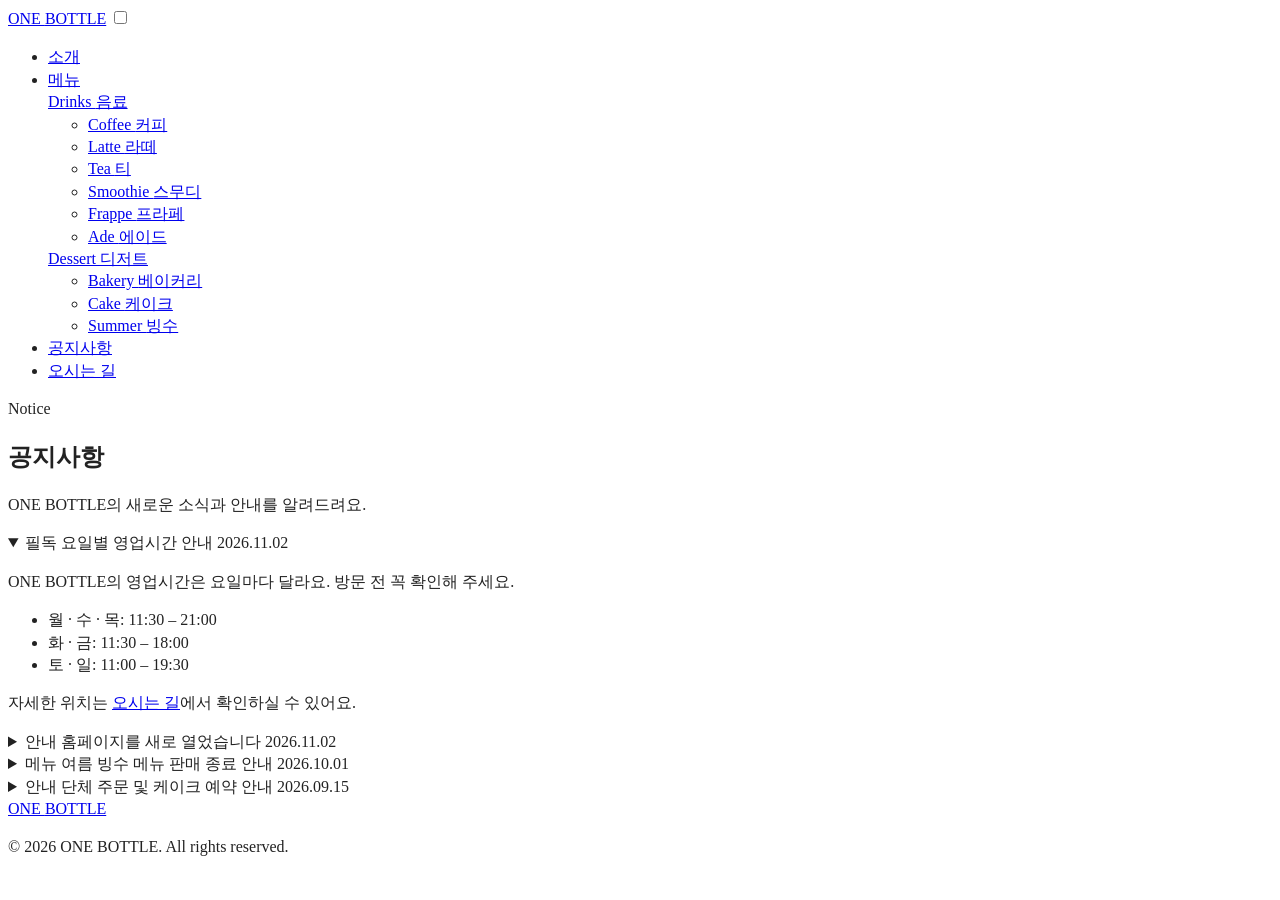
<file: notice.html>
<!DOCTYPE html>
<html lang="ko">
<head>
  <meta charset="UTF-8">
  <meta name="viewport" content="width=device-width, initial-scale=1.0">
  <title>공지사항 | ONE BOTTLE</title>
  <link rel="preconnect" href="https://fonts.googleapis.com">
  <link rel="preconnect" href="https://fonts.gstatic.com" crossorigin>
  <link href="https://fonts.googleapis.com/css2?family=Noto+Sans+KR:wght@300;400;500;700&family=Playfair+Display:wght@500;700&display=swap" rel="stylesheet">
  <link rel="stylesheet" href="css/style.css">
</head>
<body>

  <!-- 헤더 -->
  <header class="header">
    <div class="container header__inner">
      <a href="index.html" class="logo">ONE <span>BOTTLE</span></a>

      <input type="checkbox" id="nav-toggle" class="nav-toggle">
      <label for="nav-toggle" class="nav-toggle__label" aria-label="메뉴 열기"><span></span></label>

      <nav class="nav">
        <ul class="nav__list">
          <li class="nav__item"><a href="about.html">소개</a></li>
          <li class="nav__item nav__item--has-sub">
            <a href="menu.html">메뉴</a>
            <div class="dropdown">
              <div class="dropdown__group">
                <a href="menu.html#drinks" class="dropdown__title">Drinks <span>음료</span></a>
                <ul>
                  <li><a href="menu.html#coffee">Coffee <span>커피</span></a></li>
                  <li><a href="menu.html#latte">Latte <span>라떼</span></a></li>
                  <li><a href="menu.html#tea">Tea <span>티</span></a></li>
                  <li><a href="menu.html#smoothie">Smoothie <span>스무디</span></a></li>
                  <li><a href="menu.html#frappe">Frappe <span>프라페</span></a></li>
                  <li><a href="menu.html#ade">Ade <span>에이드</span></a></li>
                </ul>
              </div>
              <div class="dropdown__group">
                <a href="menu.html#dessert" class="dropdown__title">Dessert <span>디저트</span></a>
                <ul>
                  <li><a href="menu.html#bakery">Bakery <span>베이커리</span></a></li>
                  <li><a href="menu.html#cake">Cake <span>케이크</span></a></li>
                  <li><a href="menu.html#summer">Summer <span>빙수</span></a></li>
                </ul>
              </div>
            </div>
          </li>
          <li class="nav__item"><a href="notice.html" class="is-active" aria-current="page">공지사항</a></li>
          <li class="nav__item"><a href="visit.html">오시는 길</a></li>
        </ul>
      </nav>
    </div>
  </header>

  <main>
    <section class="page-hero">
      <div class="container">
        <p class="eyebrow">Notice</p>
        <h1>공지사항</h1>
        <p class="page-hero__desc">ONE BOTTLE의 새로운 소식과 안내를 알려드려요.</p>
      </div>
    </section>

    <section class="section notice-section">
      <div class="container notice">
        <!--
          ▼ 공지 추가 방법: <details class="notice__item"> ... </details> 한 덩어리를 복사해
            맨 위에 붙여넣고 날짜·제목·내용만 바꾸세요.
            상단에 고정할 공지는 class에 notice__item--pinned 를 추가하세요.
        -->

        <details class="notice__item notice__item--pinned" open>
          <summary>
            <span class="notice__tag notice__tag--pin">필독</span>
            <span class="notice__title">요일별 영업시간 안내</span>
            <time class="notice__date" datetime="2026-11-02">2026.11.02</time>
          </summary>
          <div class="notice__body">
            <p>ONE BOTTLE의 영업시간은 요일마다 달라요. 방문 전 꼭 확인해 주세요.</p>
            <ul>
              <li>월 · 수 · 목: 11:30 – 21:00</li>
              <li>화 · 금: 11:30 – 18:00</li>
              <li>토 · 일: 11:00 – 19:30</li>
            </ul>
            <p>자세한 위치는 <a href="visit.html">오시는 길</a>에서 확인하실 수 있어요.</p>
          </div>
        </details>

        <details class="notice__item">
          <summary>
            <span class="notice__tag">안내</span>
            <span class="notice__title">홈페이지를 새로 열었습니다</span>
            <time class="notice__date" datetime="2026-11-02">2026.11.02</time>
          </summary>
          <div class="notice__body">
            <p>ONE BOTTLE 홈페이지가 문을 열었어요. 이제 메뉴와 성분 정보, 영업시간을 홈페이지에서 편하게 확인하실 수 있습니다.</p>
          </div>
        </details>

        <details class="notice__item">
          <summary>
            <span class="notice__tag notice__tag--event">메뉴</span>
            <span class="notice__title">여름 빙수 메뉴 판매 종료 안내</span>
            <time class="notice__date" datetime="2026-10-01">2026.10.01</time>
          </summary>
          <div class="notice__body">
            <p>팥빙수, 인절미빙수, 망고빙수는 시즌 메뉴로 10월부터 판매를 잠시 쉬어요. 내년 여름에 다시 찾아올게요.</p>
          </div>
        </details>

        <details class="notice__item">
          <summary>
            <span class="notice__tag">안내</span>
            <span class="notice__title">단체 주문 및 케이크 예약 안내</span>
            <time class="notice__date" datetime="2026-09-15">2026.09.15</time>
          </summary>
          <div class="notice__body">
            <p>음료 10잔 이상 단체 주문이나 케이크 예약은 하루 전까지 전화로 문의해 주세요.</p>
            <p>전화: <a href="tel:031-471-3271">031-471-3271</a></p>
          </div>
        </details>

      </div>
    </section>
  </main>

  <footer class="footer">
    <div class="container footer__inner">
      <a href="index.html" class="logo logo--light">ONE <span>BOTTLE</span></a>
      <p>&copy; 2026 ONE BOTTLE. All rights reserved.</p>
    </div>
  </footer>

</body>
</html>
</file>
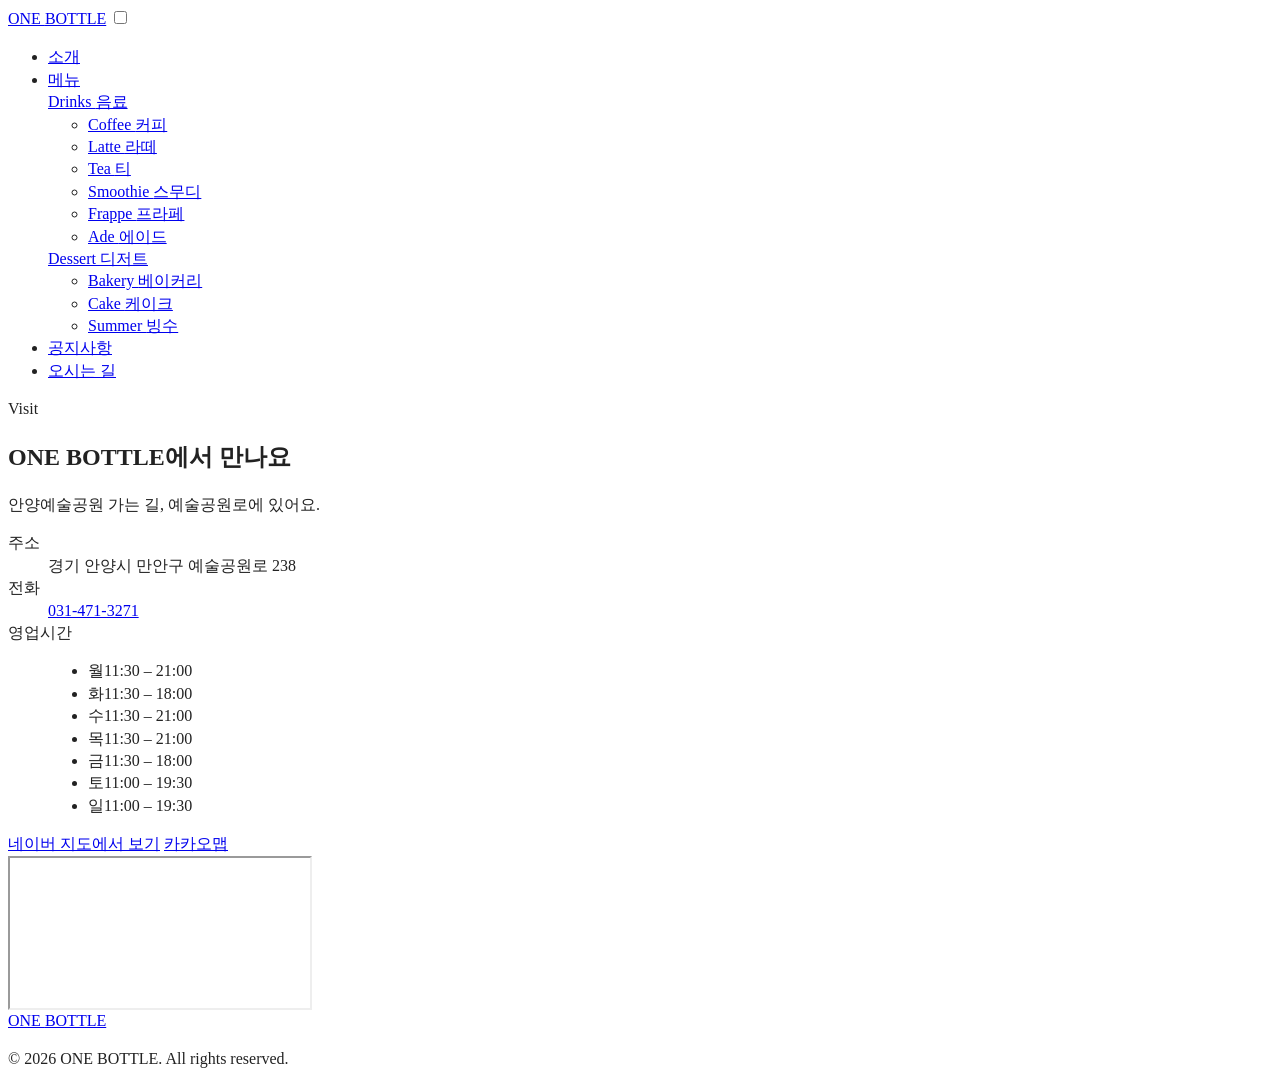
<file: visit.html>
<!DOCTYPE html>
<html lang="ko">
<head>
  <meta charset="UTF-8">
  <meta name="viewport" content="width=device-width, initial-scale=1.0">
  <title>오시는 길 | ONE BOTTLE</title>
  <link rel="preconnect" href="https://fonts.googleapis.com">
  <link rel="preconnect" href="https://fonts.gstatic.com" crossorigin>
  <link href="https://fonts.googleapis.com/css2?family=Noto+Sans+KR:wght@300;400;500;700&family=Playfair+Display:wght@500;700&display=swap" rel="stylesheet">
  <link rel="stylesheet" href="css/style.css">
</head>
<body>

  <!-- 헤더 -->
  <header class="header">
    <div class="container header__inner">
      <a href="index.html" class="logo">ONE <span>BOTTLE</span></a>

      <input type="checkbox" id="nav-toggle" class="nav-toggle">
      <label for="nav-toggle" class="nav-toggle__label" aria-label="메뉴 열기"><span></span></label>

      <nav class="nav">
        <ul class="nav__list">
          <li class="nav__item"><a href="about.html">소개</a></li>
          <li class="nav__item nav__item--has-sub">
            <a href="menu.html">메뉴</a>
            <div class="dropdown">
              <div class="dropdown__group">
                <a href="menu.html#drinks" class="dropdown__title">Drinks <span>음료</span></a>
                <ul>
                  <li><a href="menu.html#coffee">Coffee <span>커피</span></a></li>
                  <li><a href="menu.html#latte">Latte <span>라떼</span></a></li>
                  <li><a href="menu.html#tea">Tea <span>티</span></a></li>
                  <li><a href="menu.html#smoothie">Smoothie <span>스무디</span></a></li>
                  <li><a href="menu.html#frappe">Frappe <span>프라페</span></a></li>
                  <li><a href="menu.html#ade">Ade <span>에이드</span></a></li>
                </ul>
              </div>
              <div class="dropdown__group">
                <a href="menu.html#dessert" class="dropdown__title">Dessert <span>디저트</span></a>
                <ul>
                  <li><a href="menu.html#bakery">Bakery <span>베이커리</span></a></li>
                  <li><a href="menu.html#cake">Cake <span>케이크</span></a></li>
                  <li><a href="menu.html#summer">Summer <span>빙수</span></a></li>
                </ul>
              </div>
            </div>
          </li>
          <li class="nav__item"><a href="notice.html">공지사항</a></li>
          <li class="nav__item"><a href="visit.html" class="is-active" aria-current="page">오시는 길</a></li>
        </ul>
      </nav>
    </div>
  </header>

  <main>
    <section class="page-hero">
      <div class="container">
        <p class="eyebrow">Visit</p>
        <h1>ONE BOTTLE에서 만나요</h1>
        <p class="page-hero__desc">안양예술공원 가는 길, 예술공원로에 있어요.</p>
      </div>
    </section>

    <section class="section visit">
      <div class="container visit__inner">
        <div class="visit__info">
          <dl class="info-list">
            <div>
              <dt>주소</dt>
              <dd>경기 안양시 만안구 예술공원로 238</dd>
            </div>
            <div>
              <dt>전화</dt>
              <dd><a href="tel:031-471-3271">031-471-3271</a></dd>
            </div>
            <div>
              <dt>영업시간</dt>
              <dd>
                <ul class="hours">
                  <li data-day="1"><span>월</span><span>11:30 – 21:00</span></li>
                  <li data-day="2"><span>화</span><span>11:30 – 18:00</span></li>
                  <li data-day="3"><span>수</span><span>11:30 – 21:00</span></li>
                  <li data-day="4"><span>목</span><span>11:30 – 21:00</span></li>
                  <li data-day="5"><span>금</span><span>11:30 – 18:00</span></li>
                  <li data-day="6"><span>토</span><span>11:00 – 19:30</span></li>
                  <li data-day="0"><span>일</span><span>11:00 – 19:30</span></li>
                </ul>
              </dd>
            </div>
          </dl>

          <div class="map-links">
            <a href="https://naver.me/Fw7P3RqZ" class="btn btn--primary" target="_blank" rel="noopener">네이버 지도에서 보기</a>
            <a href="https://map.kakao.com/?q=경기 안양시 만안구 예술공원로 238" class="btn btn--ghost" target="_blank" rel="noopener">카카오맵</a>
          </div>
        </div>

        <div class="visit__map">
          <!-- ▼ 지도 영역: 다른 지도 퍼가기 코드를 쓰려면 이 iframe을 통째로 바꾸세요 ▼ -->
          <iframe
            class="map-frame"
            src="https://www.google.com/maps?q=경기+안양시+만안구+예술공원로+238&hl=ko&z=17&output=embed"
            title="ONE BOTTLE 위치 지도"
            loading="lazy"
            referrerpolicy="no-referrer-when-downgrade"
            allowfullscreen></iframe>
          <!-- ▲ 지도 영역 끝 ▲ -->
        </div>
      </div>
    </section>

    <!-- 오늘 요일 영업시간 강조 -->
    <script>
      try {
        var today = document.querySelector('.hours li[data-day="' + new Date().getDay() + '"]');
        if (today) today.classList.add('is-today');
      } catch (e) {}
    </script>
  </main>

  <footer class="footer">
    <div class="container footer__inner">
      <a href="index.html" class="logo logo--light">ONE <span>BOTTLE</span></a>
      <p>&copy; 2026 ONE BOTTLE. All rights reserved.</p>
    </div>
  </footer>

</body>
</html>
</file>
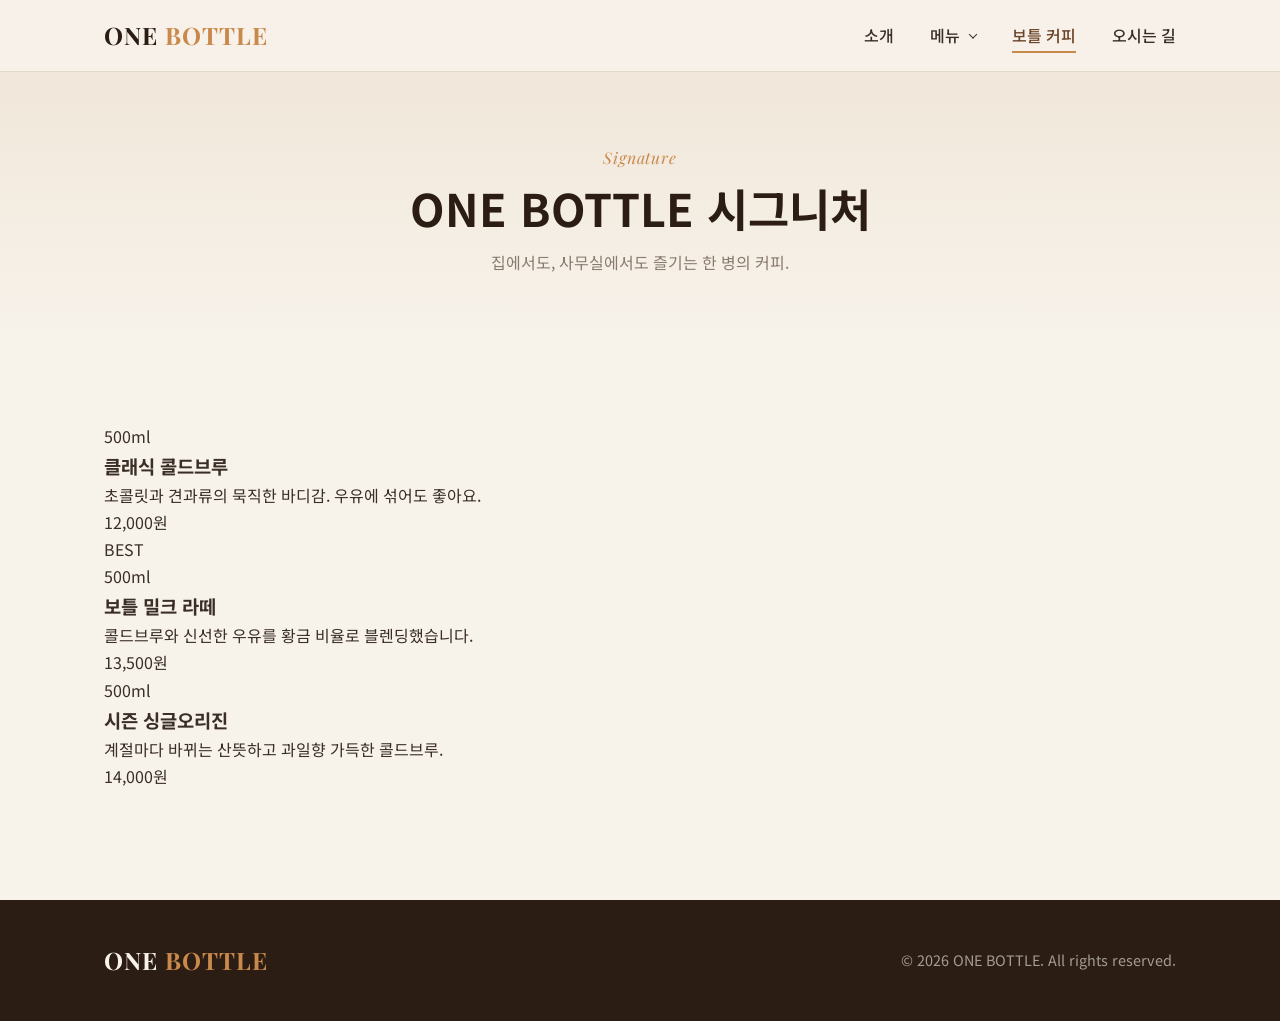
<file: .idea/bottle.html>
<!DOCTYPE html>
<html lang="ko">
<head>
  <meta charset="UTF-8">
  <meta name="viewport" content="width=device-width, initial-scale=1.0">
  <title>보틀 커피 | ONE BOTTLE</title>
  <link rel="preconnect" href="https://fonts.googleapis.com">
  <link rel="preconnect" href="https://fonts.gstatic.com" crossorigin>
  <link href="https://fonts.googleapis.com/css2?family=Noto+Sans+KR:wght@300;400;500;700&family=Playfair+Display:wght@500;700&display=swap" rel="stylesheet">
  <link rel="stylesheet" href="style.css">
</head>
<body>

  <!-- 헤더 -->
  <header class="header">
    <div class="container header__inner">
      <a href="index.html" class="logo">ONE <span>BOTTLE</span></a>

      <input type="checkbox" id="nav-toggle" class="nav-toggle">
      <label for="nav-toggle" class="nav-toggle__label" aria-label="메뉴 열기"><span></span></label>

      <nav class="nav">
        <ul class="nav__list">
          <li class="nav__item"><a href="about.html">소개</a></li>
          <li class="nav__item nav__item--has-sub">
            <a href="menu.html">메뉴</a>
            <div class="dropdown">
              <div class="dropdown__group">
                <a href="menu.html#drinks" class="dropdown__title">Drinks <span>음료</span></a>
                <ul>
                  <li><a href="menu.html#coffee">Coffee <span>커피</span></a></li>
                  <li><a href="menu.html#latte">Latte <span>라떼</span></a></li>
                  <li><a href="menu.html#tea">Tea <span>티</span></a></li>
                  <li><a href="menu.html#smoothie">Smoothie <span>스무디</span></a></li>
                  <li><a href="menu.html#frappe">Frappe <span>프라페</span></a></li>
                  <li><a href="menu.html#ade">Ade <span>에이드</span></a></li>
                </ul>
              </div>
              <div class="dropdown__group">
                <a href="menu.html#dessert" class="dropdown__title">Dessert <span>디저트</span></a>
                <ul>
                  <li><a href="menu.html#bakery">Bakery <span>베이커리</span></a></li>
                  <li><a href="menu.html#cake">Cake <span>케이크</span></a></li>
                  <li><a href="menu.html#summer">Summer <span>빙수</span></a></li>
                </ul>
              </div>
            </div>
          </li>
          <li class="nav__item"><a href="bottle.html" class="is-active" aria-current="page">보틀 커피</a></li>
          <li class="nav__item"><a href="visit.html">오시는 길</a></li>
        </ul>
      </nav>
    </div>
  </header>

  <main>
    <section class="page-hero">
      <div class="container">
        <p class="eyebrow">Signature</p>
        <h1>ONE BOTTLE 시그니처</h1>
        <p class="page-hero__desc">집에서도, 사무실에서도 즐기는 한 병의 커피.</p>
      </div>
    </section>

    <section class="section bottle-section">
      <div class="container">
        <div class="cards">
          <article class="card">
            <div class="card__top card__top--dark">500ml</div>
            <div class="card__body">
              <h3>클래식 콜드브루</h3>
              <p>초콜릿과 견과류의 묵직한 바디감. 우유에 섞어도 좋아요.</p>
              <span class="card__price">12,000원</span>
            </div>
          </article>
          <article class="card card--featured">
            <span class="badge">BEST</span>
            <div class="card__top card__top--milk">500ml</div>
            <div class="card__body">
              <h3>보틀 밀크 라떼</h3>
              <p>콜드브루와 신선한 우유를 황금 비율로 블렌딩했습니다.</p>
              <span class="card__price">13,500원</span>
            </div>
          </article>
          <article class="card">
            <div class="card__top card__top--fruit">500ml</div>
            <div class="card__body">
              <h3>시즌 싱글오리진</h3>
              <p>계절마다 바뀌는 산뜻하고 과일향 가득한 콜드브루.</p>
              <span class="card__price">14,000원</span>
            </div>
          </article>
        </div>
      </div>
    </section>
  </main>

  <footer class="footer">
    <div class="container footer__inner">
      <a href="index.html" class="logo logo--light">ONE <span>BOTTLE</span></a>
      <p>&copy; 2026 ONE BOTTLE. All rights reserved.</p>
    </div>
  </footer>

</body>
</html>
</file>
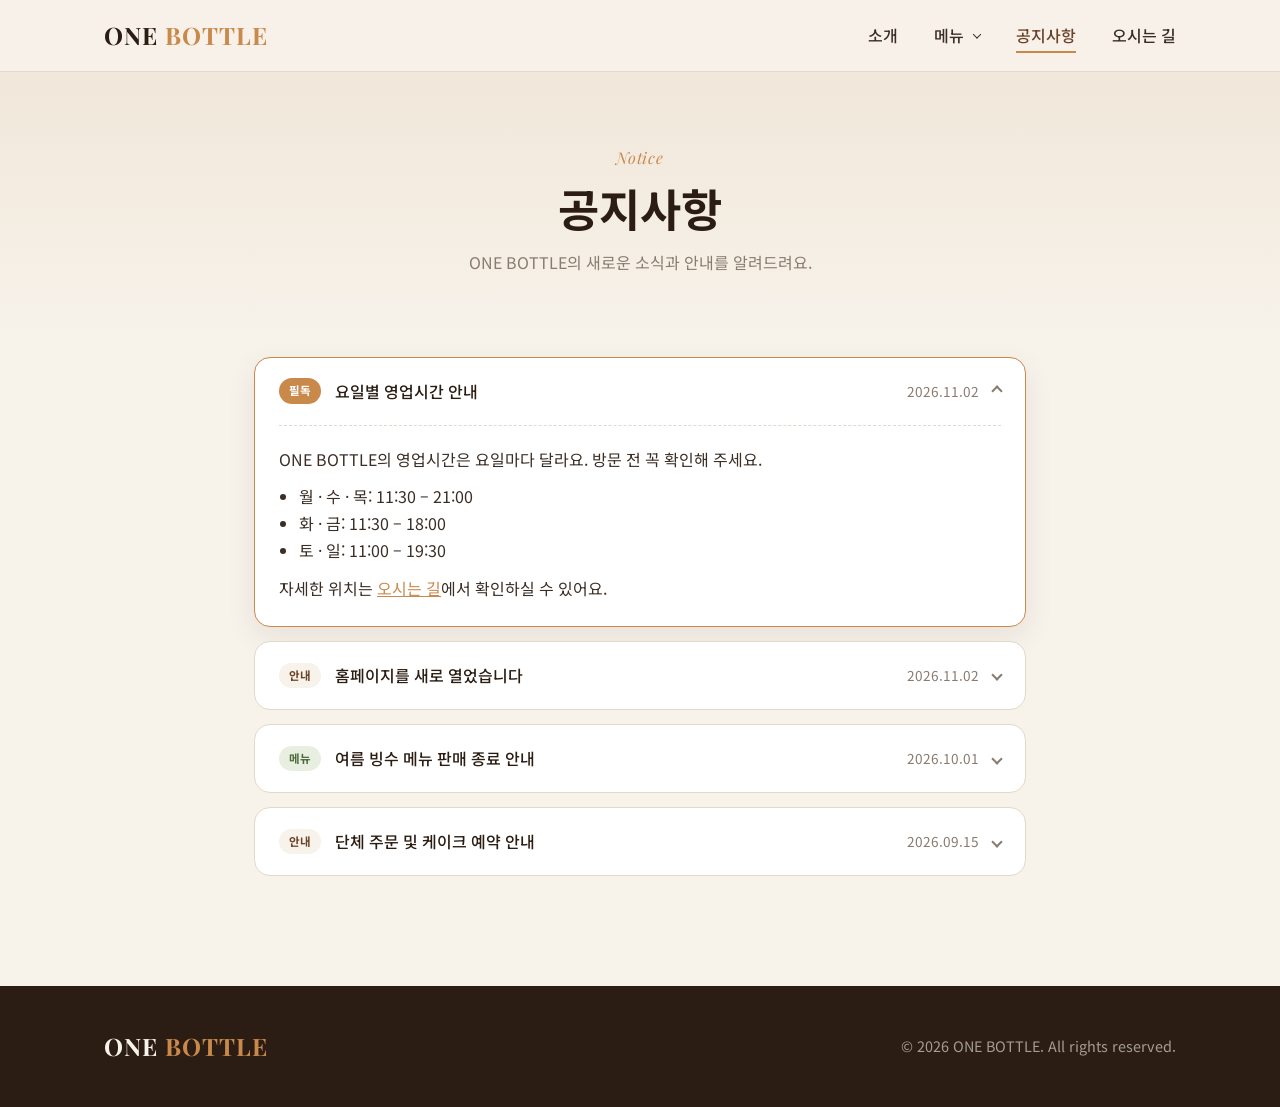
<file: .idea/notice.html>
<!DOCTYPE html>
<html lang="ko">
<head>
  <meta charset="UTF-8">
  <meta name="viewport" content="width=device-width, initial-scale=1.0">
  <title>공지사항 | ONE BOTTLE</title>
  <link rel="preconnect" href="https://fonts.googleapis.com">
  <link rel="preconnect" href="https://fonts.gstatic.com" crossorigin>
  <link href="https://fonts.googleapis.com/css2?family=Noto+Sans+KR:wght@300;400;500;700&family=Playfair+Display:wght@500;700&display=swap" rel="stylesheet">
  <link rel="stylesheet" href="style.css">
</head>
<body>

  <!-- 헤더 -->
  <header class="header">
    <div class="container header__inner">
      <a href="index.html" class="logo">ONE <span>BOTTLE</span></a>

      <input type="checkbox" id="nav-toggle" class="nav-toggle">
      <label for="nav-toggle" class="nav-toggle__label" aria-label="메뉴 열기"><span></span></label>

      <nav class="nav">
        <ul class="nav__list">
          <li class="nav__item"><a href="about.html">소개</a></li>
          <li class="nav__item nav__item--has-sub">
            <a href="menu.html">메뉴</a>
            <div class="dropdown">
              <div class="dropdown__group">
                <a href="menu.html#drinks" class="dropdown__title">Drinks <span>음료</span></a>
                <ul>
                  <li><a href="menu.html#coffee">Coffee <span>커피</span></a></li>
                  <li><a href="menu.html#latte">Latte <span>라떼</span></a></li>
                  <li><a href="menu.html#tea">Tea <span>티</span></a></li>
                  <li><a href="menu.html#smoothie">Smoothie <span>스무디</span></a></li>
                  <li><a href="menu.html#frappe">Frappe <span>프라페</span></a></li>
                  <li><a href="menu.html#ade">Ade <span>에이드</span></a></li>
                </ul>
              </div>
              <div class="dropdown__group">
                <a href="menu.html#dessert" class="dropdown__title">Dessert <span>디저트</span></a>
                <ul>
                  <li><a href="menu.html#bakery">Bakery <span>베이커리</span></a></li>
                  <li><a href="menu.html#cake">Cake <span>케이크</span></a></li>
                  <li><a href="menu.html#summer">Summer <span>빙수</span></a></li>
                </ul>
              </div>
            </div>
          </li>
          <li class="nav__item"><a href="notice.html" class="is-active" aria-current="page">공지사항</a></li>
          <li class="nav__item"><a href="visit.html">오시는 길</a></li>
        </ul>
      </nav>
    </div>
  </header>

  <main>
    <section class="page-hero">
      <div class="container">
        <p class="eyebrow">Notice</p>
        <h1>공지사항</h1>
        <p class="page-hero__desc">ONE BOTTLE의 새로운 소식과 안내를 알려드려요.</p>
      </div>
    </section>

    <section class="section notice-section">
      <div class="container notice">
        <!--
          ▼ 공지 추가 방법: <details class="notice__item"> ... </details> 한 덩어리를 복사해
            맨 위에 붙여넣고 날짜·제목·내용만 바꾸세요.
            상단에 고정할 공지는 class에 notice__item--pinned 를 추가하세요.
        -->

        <details class="notice__item notice__item--pinned" open>
          <summary>
            <span class="notice__tag notice__tag--pin">필독</span>
            <span class="notice__title">요일별 영업시간 안내</span>
            <time class="notice__date" datetime="2026-11-02">2026.11.02</time>
          </summary>
          <div class="notice__body">
            <p>ONE BOTTLE의 영업시간은 요일마다 달라요. 방문 전 꼭 확인해 주세요.</p>
            <ul>
              <li>월 · 수 · 목: 11:30 – 21:00</li>
              <li>화 · 금: 11:30 – 18:00</li>
              <li>토 · 일: 11:00 – 19:30</li>
            </ul>
            <p>자세한 위치는 <a href="visit.html">오시는 길</a>에서 확인하실 수 있어요.</p>
          </div>
        </details>

        <details class="notice__item">
          <summary>
            <span class="notice__tag">안내</span>
            <span class="notice__title">홈페이지를 새로 열었습니다</span>
            <time class="notice__date" datetime="2026-11-02">2026.11.02</time>
          </summary>
          <div class="notice__body">
            <p>ONE BOTTLE 홈페이지가 문을 열었어요. 이제 메뉴와 성분 정보, 영업시간을 홈페이지에서 편하게 확인하실 수 있습니다.</p>
          </div>
        </details>

        <details class="notice__item">
          <summary>
            <span class="notice__tag notice__tag--event">메뉴</span>
            <span class="notice__title">여름 빙수 메뉴 판매 종료 안내</span>
            <time class="notice__date" datetime="2026-10-01">2026.10.01</time>
          </summary>
          <div class="notice__body">
            <p>팥빙수, 인절미빙수, 망고빙수는 시즌 메뉴로 10월부터 판매를 잠시 쉬어요. 내년 여름에 다시 찾아올게요.</p>
          </div>
        </details>

        <details class="notice__item">
          <summary>
            <span class="notice__tag">안내</span>
            <span class="notice__title">단체 주문 및 케이크 예약 안내</span>
            <time class="notice__date" datetime="2026-09-15">2026.09.15</time>
          </summary>
          <div class="notice__body">
            <p>음료 10잔 이상 단체 주문이나 케이크 예약은 하루 전까지 전화로 문의해 주세요.</p>
            <p>전화: <a href="tel:031-471-3271">031-471-3271</a></p>
          </div>
        </details>

      </div>
    </section>
  </main>

  <footer class="footer">
    <div class="container footer__inner">
      <a href="index.html" class="logo logo--light">ONE <span>BOTTLE</span></a>
      <p>&copy; 2026 ONE BOTTLE. All rights reserved.</p>
    </div>
  </footer>

</body>
</html>
</file>
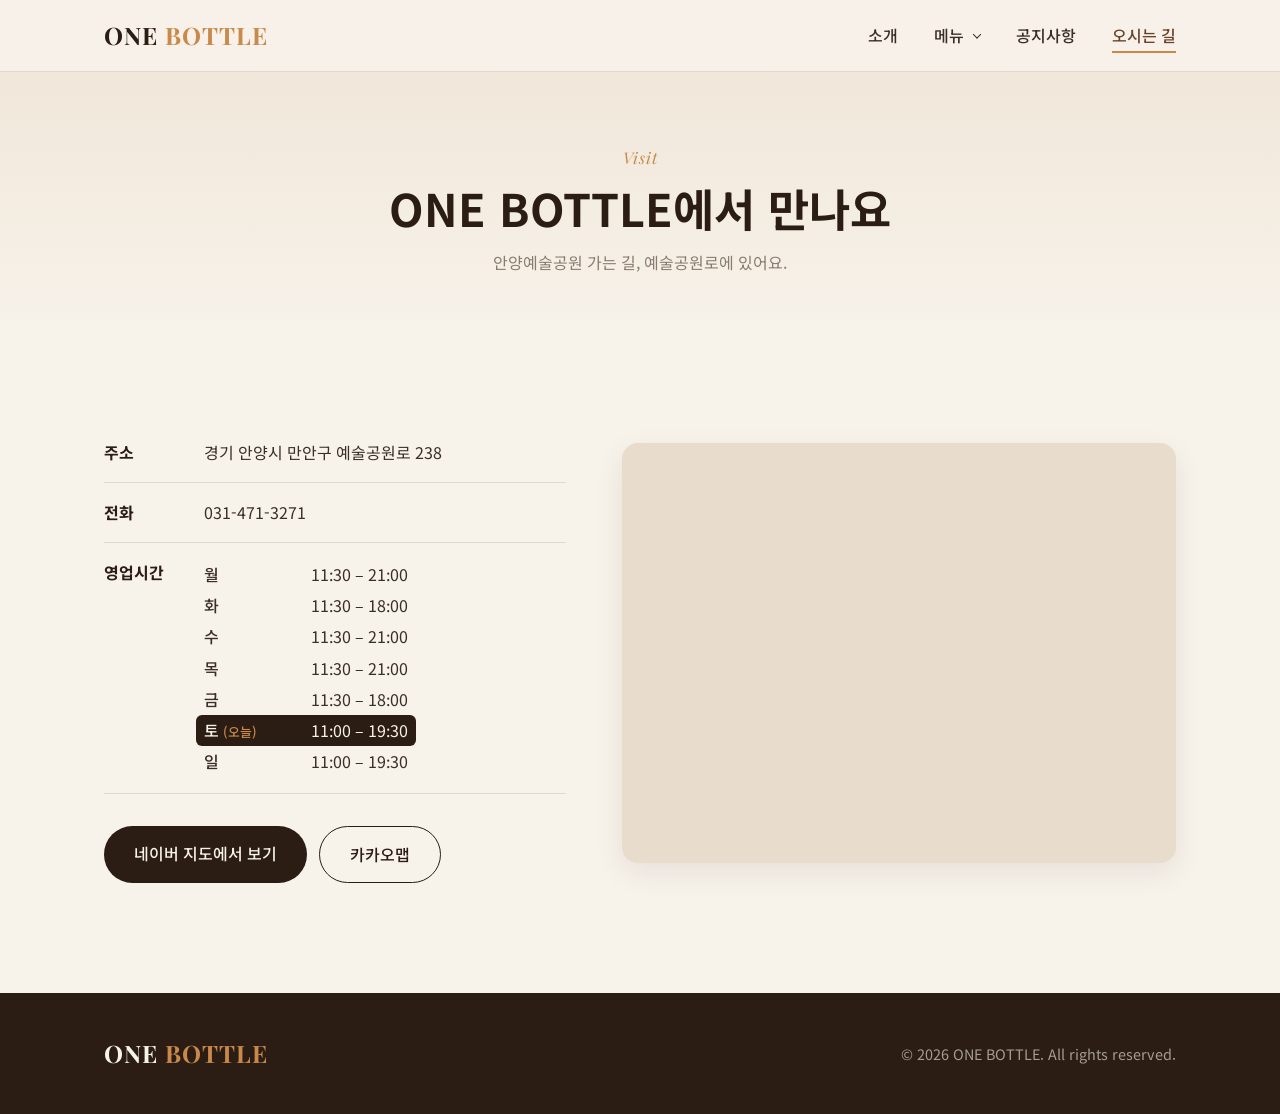
<file: .idea/visit.html>
<!DOCTYPE html>
<html lang="ko">
<head>
  <meta charset="UTF-8">
  <meta name="viewport" content="width=device-width, initial-scale=1.0">
  <title>오시는 길 | ONE BOTTLE</title>
  <link rel="preconnect" href="https://fonts.googleapis.com">
  <link rel="preconnect" href="https://fonts.gstatic.com" crossorigin>
  <link href="https://fonts.googleapis.com/css2?family=Noto+Sans+KR:wght@300;400;500;700&family=Playfair+Display:wght@500;700&display=swap" rel="stylesheet">
  <link rel="stylesheet" href="style.css">
</head>
<body>

  <!-- 헤더 -->
  <header class="header">
    <div class="container header__inner">
      <a href="index.html" class="logo">ONE <span>BOTTLE</span></a>

      <input type="checkbox" id="nav-toggle" class="nav-toggle">
      <label for="nav-toggle" class="nav-toggle__label" aria-label="메뉴 열기"><span></span></label>

      <nav class="nav">
        <ul class="nav__list">
          <li class="nav__item"><a href="about.html">소개</a></li>
          <li class="nav__item nav__item--has-sub">
            <a href="menu.html">메뉴</a>
            <div class="dropdown">
              <div class="dropdown__group">
                <a href="menu.html#drinks" class="dropdown__title">Drinks <span>음료</span></a>
                <ul>
                  <li><a href="menu.html#coffee">Coffee <span>커피</span></a></li>
                  <li><a href="menu.html#latte">Latte <span>라떼</span></a></li>
                  <li><a href="menu.html#tea">Tea <span>티</span></a></li>
                  <li><a href="menu.html#smoothie">Smoothie <span>스무디</span></a></li>
                  <li><a href="menu.html#frappe">Frappe <span>프라페</span></a></li>
                  <li><a href="menu.html#ade">Ade <span>에이드</span></a></li>
                </ul>
              </div>
              <div class="dropdown__group">
                <a href="menu.html#dessert" class="dropdown__title">Dessert <span>디저트</span></a>
                <ul>
                  <li><a href="menu.html#bakery">Bakery <span>베이커리</span></a></li>
                  <li><a href="menu.html#cake">Cake <span>케이크</span></a></li>
                  <li><a href="menu.html#summer">Summer <span>빙수</span></a></li>
                </ul>
              </div>
            </div>
          </li>
          <li class="nav__item"><a href="notice.html">공지사항</a></li>
          <li class="nav__item"><a href="visit.html" class="is-active" aria-current="page">오시는 길</a></li>
        </ul>
      </nav>
    </div>
  </header>

  <main>
    <section class="page-hero">
      <div class="container">
        <p class="eyebrow">Visit</p>
        <h1>ONE BOTTLE에서 만나요</h1>
        <p class="page-hero__desc">안양예술공원 가는 길, 예술공원로에 있어요.</p>
      </div>
    </section>

    <section class="section visit">
      <div class="container visit__inner">
        <div class="visit__info">
          <dl class="info-list">
            <div>
              <dt>주소</dt>
              <dd>경기 안양시 만안구 예술공원로 238</dd>
            </div>
            <div>
              <dt>전화</dt>
              <dd><a href="tel:031-471-3271">031-471-3271</a></dd>
            </div>
            <div>
              <dt>영업시간</dt>
              <dd>
                <ul class="hours">
                  <li data-day="1"><span>월</span><span>11:30 – 21:00</span></li>
                  <li data-day="2"><span>화</span><span>11:30 – 18:00</span></li>
                  <li data-day="3"><span>수</span><span>11:30 – 21:00</span></li>
                  <li data-day="4"><span>목</span><span>11:30 – 21:00</span></li>
                  <li data-day="5"><span>금</span><span>11:30 – 18:00</span></li>
                  <li data-day="6"><span>토</span><span>11:00 – 19:30</span></li>
                  <li data-day="0"><span>일</span><span>11:00 – 19:30</span></li>
                </ul>
              </dd>
            </div>
          </dl>

          <div class="map-links">
            <a href="https://naver.me/Fw7P3RqZ" class="btn btn--primary" target="_blank" rel="noopener">네이버 지도에서 보기</a>
            <a href="https://map.kakao.com/?q=경기 안양시 만안구 예술공원로 238" class="btn btn--ghost" target="_blank" rel="noopener">카카오맵</a>
          </div>
        </div>

        <div class="visit__map">
          <!-- ▼ 지도 영역: 다른 지도 퍼가기 코드를 쓰려면 이 iframe을 통째로 바꾸세요 ▼ -->
          <iframe
            class="map-frame"
            src="https://www.google.com/maps?q=경기+안양시+만안구+예술공원로+238&hl=ko&z=17&output=embed"
            title="ONE BOTTLE 위치 지도"
            loading="lazy"
            referrerpolicy="no-referrer-when-downgrade"
            allowfullscreen></iframe>
          <!-- ▲ 지도 영역 끝 ▲ -->
        </div>
      </div>
    </section>

    <!-- 오늘 요일 영업시간 강조 -->
    <script>
      try {
        var today = document.querySelector('.hours li[data-day="' + new Date().getDay() + '"]');
        if (today) today.classList.add('is-today');
      } catch (e) {}
    </script>
  </main>

  <footer class="footer">
    <div class="container footer__inner">
      <a href="index.html" class="logo logo--light">ONE <span>BOTTLE</span></a>
      <p>&copy; 2026 ONE BOTTLE. All rights reserved.</p>
    </div>
  </footer>

</body>
</html>
</file>
<file: css/style.css>
/*! HTML5 Boilerplate v9.0.1 | MIT License | https://html5boilerplate.com/ */

/* main.css 3.0.0 | MIT License | https://github.com/h5bp/main.css#readme */
/*
 * What follows is the result of much research on cross-browser styling.
 * Credit left inline and big thanks to Nicolas Gallagher, Jonathan Neal,
 * Kroc Camen, and the H5BP dev community and team.
 */

/* ==========================================================================
   Base styles: opinionated defaults
   ========================================================================== */

html {
  color: #222;
  font-size: 1em;
  line-height: 1.4;
}

/*
 * Remove text-shadow in selection highlight:
 * https://twitter.com/miketaylr/status/12228805301
 *
 * Customize the background color to match your design.
 */

::-moz-selection {
  background: #b3d4fc;
  text-shadow: none;
}

::selection {
  background: #b3d4fc;
  text-shadow: none;
}

/*
 * A better looking default horizontal rule
 */

hr {
  display: block;
  height: 1px;
  border: 0;
  border-top: 1px solid #ccc;
  margin: 1em 0;
  padding: 0;
}

/*
 * Remove the gap between audio, canvas, iframes,
 * images, videos and the bottom of their containers:
 * https://github.com/h5bp/html5-boilerplate/issues/440
 */

audio,
canvas,
iframe,
img,
svg,
video {
  vertical-align: middle;
}

/*
 * Remove default fieldset styles.
 */

fieldset {
  border: 0;
  margin: 0;
  padding: 0;
}

/*
 * Allow only vertical resizing of textareas.
 */

textarea {
  resize: vertical;
}

/* ==========================================================================
   Author's custom styles
   ========================================================================== */

/* ==========================================================================
   Helper classes
   ========================================================================== */

/*
 * Hide visually and from screen readers
 */

.hidden,
[hidden] {
  display: none !important;
}

/*
 * Hide only visually, but have it available for screen readers:
 * https://snook.ca/archives/html_and_css/hiding-content-for-accessibility
 *
 * 1. For long content, line feeds are not interpreted as spaces and small width
 *    causes content to wrap 1 word per line:
 *    https://medium.com/@jessebeach/beware-smushed-off-screen-accessible-text-5952a4c2cbfe
 */

.visually-hidden {
  border: 0;
  clip: rect(0, 0, 0, 0);
  height: 1px;
  margin: -1px;
  overflow: hidden;
  padding: 0;
  position: absolute;
  white-space: nowrap;
  width: 1px;
  /* 1 */
}

/*
 * Extends the .visually-hidden class to allow the element
 * to be focusable when navigated to via the keyboard:
 * https://www.drupal.org/node/897638
 */

.visually-hidden.focusable:active,
.visually-hidden.focusable:focus {
  clip: auto;
  height: auto;
  margin: 0;
  overflow: visible;
  position: static;
  white-space: inherit;
  width: auto;
}

/*
 * Hide visually and from screen readers, but maintain layout
 */

.invisible {
  visibility: hidden;
}

/*
 * Clearfix: contain floats
 *
 * The use of `table` rather than `block` is only necessary if using
 * `::before` to contain the top-margins of child elements.
 */

.clearfix::before,
.clearfix::after {
  content: "";
  display: table;
}

.clearfix::after {
  clear: both;
}

/* ==========================================================================
   EXAMPLE Media Queries for Responsive Design.
   These examples override the primary ('mobile first') styles.
   Modify as content requires.
   ========================================================================== */

@media only screen and (min-width: 35em) {
  /* Style adjustments for viewports that meet the condition */
}

@media print,
  (-webkit-min-device-pixel-ratio: 1.25),
  (min-resolution: 1.25dppx),
  (min-resolution: 120dpi) {
  /* Style adjustments for high resolution devices */
}

/* ==========================================================================
   Print styles.
   Inlined to avoid the additional HTTP request:
   https://www.phpied.com/delay-loading-your-print-css/
   ========================================================================== */

@media print {
  *,
  *::before,
  *::after {
    background: #fff !important;
    color: #000 !important;
    /* Black prints faster */
    box-shadow: none !important;
    text-shadow: none !important;
  }

  a,
  a:visited {
    text-decoration: underline;
  }

  a[href]::after {
    content: " (" attr(href) ")";
  }

  abbr[title]::after {
    content: " (" attr(title) ")";
  }

  /*
   * Don't show links that are fragment identifiers,
   * or use the `javascript:` pseudo protocol
   */
  a[href^="#"]::after,
  a[href^="javascript:"]::after {
    content: "";
  }

  pre {
    white-space: pre-wrap !important;
  }

  pre,
  blockquote {
    border: 1px solid #999;
    page-break-inside: avoid;
  }

  tr,
  img {
    page-break-inside: avoid;
  }

  p,
  h2,
  h3 {
    orphans: 3;
    widows: 3;
  }

  h2,
  h3 {
    page-break-after: avoid;
  }
}
</file>
<file: .idea/style.css>
/* =========================================
   ONE BOTTLE - Stylesheet (공통)
   ========================================= */

/* ---------- 색상 & 기본 변수 ---------- */
:root {
  --color-bg: #f7f2ea;        /* 크림 */
  --color-surface: #ffffff;
  --color-dark: #2b1d14;      /* 에스프레소 */
  --color-brown: #6b4329;     /* 로스트 브라운 */
  --color-accent: #c8894b;    /* 카라멜 */
  --color-text: #3a2e26;
  --color-muted: #8a7b70;
  --color-line: #e3d8ca;

  --font-sans: 'Noto Sans KR', sans-serif;
  --font-serif: 'Playfair Display', serif;

  --radius: 16px;
  --shadow: 0 10px 30px rgba(43, 29, 20, 0.08);
  --header-h: 72px;
}

/* ---------- 리셋 ---------- */
*,
*::before,
*::after {
  box-sizing: border-box;
  margin: 0;
  padding: 0;
}

html {
  scroll-behavior: smooth;
  scroll-padding-top: calc(var(--header-h) + 20px);
}

body {
  font-family: var(--font-sans);
  color: var(--color-text);
  background: var(--color-bg);
  line-height: 1.7;
  word-break: keep-all;
  min-height: 100vh;
  display: flex;
  flex-direction: column;
}

main {
  flex: 1;
}

a {
  color: inherit;
  text-decoration: none;
}

ul {
  list-style: none;
}

.container {
  width: 100%;
  max-width: 1120px;
  margin: 0 auto;
  padding: 0 24px;
}

/* ---------- 공통 ---------- */
.eyebrow {
  font-family: var(--font-serif);
  font-style: italic;
  color: var(--color-accent);
  font-size: 1rem;
  letter-spacing: 0.05em;
  margin-bottom: 8px;
}

.section {
  padding: 90px 0 110px;
}

.btn {
  display: inline-block;
  padding: 14px 30px;
  border-radius: 999px;
  font-weight: 500;
  transition: all 0.25s ease;
}

.btn--primary {
  background: var(--color-dark);
  color: var(--color-bg);
}

.btn--primary:hover {
  background: var(--color-brown);
  transform: translateY(-2px);
}

.btn--ghost {
  border: 1.5px solid var(--color-dark);
  color: var(--color-dark);
}

.btn--ghost:hover {
  background: var(--color-dark);
  color: var(--color-bg);
}

/* ---------- 로고 ---------- */
.logo {
  font-family: var(--font-serif);
  font-size: 1.5rem;
  font-weight: 700;
  color: var(--color-dark);
  letter-spacing: 0.04em;
}

.logo span {
  color: var(--color-accent);
}

.logo--light {
  color: var(--color-bg);
}

/* =========================================
   헤더 & 내비게이션
   ========================================= */
.header {
  position: fixed;
  top: 0;
  left: 0;
  width: 100%;
  height: var(--header-h);
  background: rgba(247, 242, 234, 0.95);
  backdrop-filter: blur(10px);
  border-bottom: 1px solid var(--color-line);
  z-index: 100;
}

.header__inner {
  height: 100%;
  display: flex;
  align-items: center;
  justify-content: space-between;
}

.nav__list {
  display: flex;
  gap: 36px;
}

.nav__item {
  position: relative;
  height: var(--header-h);
  display: flex;
  align-items: center;
}

.nav__item > a {
  font-weight: 500;
  position: relative;
  padding: 4px 0;
}

.nav__item > a::after {
  content: '';
  position: absolute;
  left: 0;
  bottom: 0;
  width: 0;
  height: 2px;
  background: var(--color-accent);
  transition: width 0.25s ease;
}

.nav__item:hover > a::after,
.nav__item > a.is-active::after {
  width: 100%;
}

.nav__item > a.is-active {
  color: var(--color-brown);
}

/* 메뉴 항목 옆 작은 화살표 */
.nav__item--has-sub > a {
  padding-right: 16px;
}

.nav__item--has-sub > a::before {
  content: '';
  position: absolute;
  right: 0;
  top: 50%;
  width: 6px;
  height: 6px;
  border-right: 1.5px solid currentColor;
  border-bottom: 1.5px solid currentColor;
  transform: translateY(-75%) rotate(45deg);
  transition: transform 0.25s ease;
}

.nav__item--has-sub:hover > a::before {
  transform: translateY(-25%) rotate(-135deg);
}

/* ----- 드롭다운 (메뉴에 호버했을 때만 표시) ----- */
.dropdown {
  position: absolute;
  top: 100%;
  left: 50%;
  display: flex;
  gap: 32px;
  min-width: 380px;
  padding: 24px 28px;
  background: var(--color-surface);
  border: 1px solid var(--color-line);
  border-radius: 0 0 var(--radius) var(--radius);
  box-shadow: var(--shadow);

  opacity: 0;
  visibility: hidden;
  transform: translate(-50%, 8px);
  transition: opacity 0.2s ease, transform 0.2s ease, visibility 0.2s;
}

.nav__item--has-sub:hover .dropdown,
.nav__item--has-sub:focus-within .dropdown {
  opacity: 1;
  visibility: visible;
  transform: translate(-50%, 0);
}

.dropdown__group {
  flex: 1;
}

.dropdown__title {
  display: block;
  font-family: var(--font-serif);
  font-size: 1.1rem;
  font-weight: 700;
  color: var(--color-dark);
  padding-bottom: 8px;
  margin-bottom: 8px;
  border-bottom: 2px solid var(--color-dark);
}

.dropdown__title span {
  font-family: var(--font-sans);
  font-size: 0.75rem;
  font-weight: 400;
  color: var(--color-muted);
  margin-left: 4px;
}

.dropdown__group li a {
  display: flex;
  justify-content: space-between;
  gap: 12px;
  padding: 6px 8px;
  margin: 0 -8px;
  border-radius: 8px;
  font-size: 0.92rem;
  font-weight: 500;
  transition: background 0.2s ease, color 0.2s ease;
}

.dropdown__group li a span {
  font-size: 0.8rem;
  font-weight: 400;
  color: var(--color-muted);
}

.dropdown__group li a:hover {
  background: var(--color-bg);
  color: var(--color-accent);
}

/* ----- 모바일 햄버거 (CSS만 사용) ----- */
.nav-toggle {
  display: none;
}

.nav-toggle__label {
  display: none;
  width: 28px;
  height: 28px;
  cursor: pointer;
  position: relative;
}

.nav-toggle__label span,
.nav-toggle__label span::before,
.nav-toggle__label span::after {
  position: absolute;
  left: 0;
  width: 28px;
  height: 2px;
  background: var(--color-dark);
  transition: all 0.3s ease;
}

.nav-toggle__label span {
  top: 13px;
}

.nav-toggle__label span::before,
.nav-toggle__label span::after {
  content: '';
}

.nav-toggle__label span::before { top: -8px; }
.nav-toggle__label span::after  { top: 8px; }

/* =========================================
   메인 (index.html)
   ========================================= */
.hero {
  min-height: 100vh;
  display: flex;
  align-items: center;
  padding-top: var(--header-h);
  overflow: hidden;
}

.hero__inner {
  display: grid;
  grid-template-columns: 1.2fr 1fr;
  align-items: center;
  gap: 40px;
}

.hero h1 {
  font-size: clamp(2.4rem, 6vw, 4rem);
  line-height: 1.25;
  color: var(--color-dark);
  margin-bottom: 24px;
}

.hero h1 em {
  font-family: var(--font-serif);
  color: var(--color-accent);
}

.hero__desc {
  color: var(--color-muted);
  font-size: 1.05rem;
  margin-bottom: 36px;
}

.hero__buttons {
  display: flex;
  gap: 14px;
  flex-wrap: wrap;
}

/* CSS로 그린 보틀 */
.hero__visual {
  position: relative;
  display: flex;
  justify-content: center;
  align-items: center;
  height: 480px;
}

.hero__circle {
  position: absolute;
  width: 380px;
  height: 380px;
  border-radius: 50%;
  background: radial-gradient(circle, #ead9c3 0%, #e2cbb0 100%);
  z-index: 0;
}

.bottle {
  position: relative;
  z-index: 1;
  display: flex;
  flex-direction: column;
  align-items: center;
  animation: float 4s ease-in-out infinite;
}

.bottle__cap {
  width: 54px;
  height: 26px;
  background: var(--color-dark);
  border-radius: 6px 6px 2px 2px;
}

.bottle__neck {
  width: 46px;
  height: 46px;
  background: rgba(255, 255, 255, 0.55);
  border: 2px solid rgba(43, 29, 20, 0.15);
  border-bottom: none;
}

.bottle__body {
  position: relative;
  width: 150px;
  height: 280px;
  border-radius: 40px 40px 26px 26px;
  background: rgba(255, 255, 255, 0.5);
  border: 2px solid rgba(43, 29, 20, 0.15);
  overflow: hidden;
  box-shadow: var(--shadow);
}

.bottle__liquid {
  position: absolute;
  bottom: 0;
  width: 100%;
  height: 82%;
  background: linear-gradient(180deg, #7a4a2b 0%, var(--color-dark) 100%);
}

.bottle__label {
  position: absolute;
  top: 46%;
  left: 50%;
  transform: translate(-50%, -50%);
  width: 110px;
  padding: 16px 0;
  background: var(--color-bg);
  border-radius: 6px;
  text-align: center;
  font-family: var(--font-serif);
  color: var(--color-dark);
  line-height: 1.2;
}

.bottle__label strong {
  display: block;
  font-size: 1.5rem;
}

.bottle__label span {
  font-size: 0.75rem;
  letter-spacing: 0.3em;
  color: var(--color-accent);
}

@keyframes float {
  0%, 100% { transform: translateY(0) rotate(-3deg); }
  50%      { transform: translateY(-14px) rotate(3deg); }
}

/* =========================================
   서브 페이지 공통 상단
   ========================================= */
.page-hero {
  padding: calc(var(--header-h) + 72px) 0 56px;
  text-align: center;
  background: linear-gradient(180deg, #efe4d5 0%, var(--color-bg) 100%);
}

.page-hero h1 {
  font-size: clamp(1.9rem, 4.5vw, 2.8rem);
  color: var(--color-dark);
  line-height: 1.3;
}

.page-hero__desc {
  margin-top: 12px;
  color: var(--color-muted);
}

/* =========================================
   소개 (about.html)
   ========================================= */
.about__grid {
  display: grid;
  grid-template-columns: repeat(3, 1fr);
  gap: 28px;
}

.feature {
  padding: 40px 32px;
  border-radius: var(--radius);
  background: var(--color-surface);
  text-align: center;
  transition: transform 0.3s ease, box-shadow 0.3s ease;
}

.feature:hover {
  transform: translateY(-6px);
  box-shadow: var(--shadow);
}

.feature__icon {
  font-size: 2.4rem;
  margin-bottom: 16px;
}

.feature h3 {
  font-size: 1.2rem;
  color: var(--color-dark);
  margin-bottom: 10px;
}

.feature p {
  color: var(--color-muted);
  font-size: 0.95rem;
}

/* ----- 가게 이야기 ----- */
.story {
  padding-top: 48px;
}

.story__inner {
  display: grid;
  grid-template-columns: 1fr 1fr;
  gap: 64px;
  align-items: center;
}

.story__photo {
  aspect-ratio: 4 / 5;
}

.story__text h2 {
  font-size: clamp(1.6rem, 3.2vw, 2.2rem);
  color: var(--color-dark);
  line-height: 1.35;
  margin-bottom: 20px;
}

.story__text p {
  color: var(--color-text);
  font-size: 1.05rem;
}

.story__thanks {
  margin-top: 16px;
  font-family: var(--font-serif);
  font-style: italic;
  color: var(--color-accent) !important;
}

.story__stats {
  display: grid;
  grid-template-columns: repeat(3, 1fr);
  gap: 12px;
  margin-top: 36px;
}

.story__stats li {
  padding: 18px 12px;
  text-align: center;
  background: var(--color-surface);
  border: 1px solid var(--color-line);
  border-radius: var(--radius);
}

.story__stats strong {
  display: block;
  font-size: 1.4rem;
  color: var(--color-brown);
}

.story__stats span {
  font-size: 0.85rem;
  color: var(--color-muted);
}

/* ----- 섹션 제목 ----- */
.section-title {
  text-align: center;
  margin-bottom: 48px;
}

.section-title h2 {
  font-size: clamp(1.6rem, 3.2vw, 2.2rem);
  color: var(--color-dark);
}

.about {
  background: #efe6da;
}

/* ----- 사진 자리 (사진이 없으면 자리 표시) ----- */
.photo-slot {
  position: relative;
  overflow: hidden;
  border-radius: var(--radius);
  background:
    repeating-linear-gradient(45deg, #ece2d4, #ece2d4 14px, #e5d9c8 14px, #e5d9c8 28px);
  border: 2px dashed #d3c3ae;
  display: flex;
  align-items: center;
  justify-content: center;
}

.photo-slot__label {
  font-size: 0.95rem;
  font-weight: 500;
  color: var(--color-muted);
  background: rgba(255, 255, 255, 0.75);
  padding: 6px 14px;
  border-radius: 999px;
}

.photo-slot img {
  position: absolute;
  inset: 0;
  width: 100%;
  height: 100%;
  object-fit: cover;
}

.photo-slot:has(img) {
  border-style: solid;
  border-color: transparent;
}

/* ----- 내부 사진 갤러리 ----- */
.gallery__grid {
  display: grid;
  grid-template-columns: repeat(3, 1fr);
  grid-auto-rows: 260px;
  gap: 16px;
}

.gallery__item--wide {
  grid-column: span 2;
}

.about-cta {
  display: flex;
  justify-content: center;
  flex-wrap: wrap;
  gap: 14px;
  margin-top: 56px;
}

/* =========================================
   메뉴 (menu.html)
   ========================================= */

.section.menu {
  padding-top: 56px;
}

/* ----- 분류 선택 탭 ----- */
.menu-filter {
  position: sticky;
  top: var(--header-h);
  z-index: 50;
  background: var(--color-surface);
  border-bottom: 1px solid var(--color-line);
  padding: 14px 0 12px;
}

.menu-filter__major,
.menu-filter__sub {
  display: flex;
  gap: 8px;
  overflow-x: auto;
  scrollbar-width: none;
}

.menu-filter__major::-webkit-scrollbar,
.menu-filter__sub::-webkit-scrollbar {
  display: none;
}

.menu-filter__sub {
  margin-top: 10px;
}

.chip {
  flex-shrink: 0;
  padding: 6px 14px;
  border-radius: 999px;
  font-size: 0.88rem;
  font-weight: 500;
  color: var(--color-text);
  border: 1px solid var(--color-line);
  transition: background 0.2s ease, color 0.2s ease, border-color 0.2s ease;
}

.chip:hover {
  border-color: var(--color-accent);
  color: var(--color-accent);
}

.chip.is-active {
  background: var(--color-accent);
  border-color: var(--color-accent);
  color: #fff;
}

.chip--major {
  font-family: var(--font-serif);
  font-size: 0.95rem;
  padding: 7px 18px;
}

.chip--major.is-active {
  background: var(--color-dark);
  border-color: var(--color-dark);
  color: var(--color-bg);
}

/* ----- 대주제 / 소주제 묶음 ----- */
.menu-major + .menu-major {
  margin-top: 96px;
}

.menu-major__title {
  font-family: var(--font-serif);
  font-size: clamp(2rem, 5vw, 3rem);
  color: var(--color-dark);
  line-height: 1;
  padding-bottom: 16px;
  margin-bottom: 40px;
  border-bottom: 3px double var(--color-dark);
}

.menu-major__title span {
  font-family: var(--font-sans);
  font-size: 1.05rem;
  font-weight: 500;
  color: var(--color-accent);
  margin-left: 10px;
}

.menu-section + .menu-section {
  margin-top: 56px;
}

.menu-section__head {
  display: flex;
  align-items: center;
  gap: 12px;
  padding-bottom: 12px;
  margin-bottom: 24px;
  border-bottom: 2px solid var(--color-dark);
}

.menu-section__head h3 {
  font-family: var(--font-serif);
  font-size: 1.5rem;
  color: var(--color-brown);
}

.menu-section__head h3 span {
  font-family: var(--font-sans);
  font-size: 0.85rem;
  font-weight: 400;
  color: var(--color-muted);
  margin-left: 6px;
}

.menu-section__count {
  margin-left: auto;
  font-size: 0.85rem;
  color: var(--color-muted);
}

.tag {
  font-size: 0.68rem;
  font-weight: 700;
  letter-spacing: 0.05em;
  color: var(--color-accent);
  border: 1px solid var(--color-accent);
  border-radius: 999px;
  padding: 2px 10px;
}

/* ----- 메뉴 카드: 한 줄에 4개 ----- */
.menu-grid {
  display: grid;
  grid-template-columns: repeat(4, 1fr);
  gap: 28px 20px;
}

.menu-card {
  display: flex;
  flex-direction: column;
  gap: 12px;
  padding: 0;
  border: 0;
  background: none;
  font: inherit;
  color: inherit;
  text-align: center;
  cursor: pointer;
}

.menu-card__name {
  font-weight: 500;
  font-size: 0.98rem;
  transition: color 0.2s ease;
}

.menu-card:hover .menu-card__name,
.menu-card:focus-visible .menu-card__name {
  color: var(--color-accent);
}

/* 사진 영역 (사진이 없으면 아이콘 표시) */
.menu-photo {
  position: relative;
  display: flex;
  align-items: center;
  justify-content: center;
  overflow: hidden;
  background: var(--tint, #e8dccc);
}

.menu-photo img {
  position: absolute;
  inset: 0;
  width: 100%;
  height: 100%;
  object-fit: cover;
}

.menu-photo__emoji {
  font-size: 3.2rem;
  filter: drop-shadow(0 6px 10px rgba(43, 29, 20, 0.15));
}

.menu-card__photo {
  aspect-ratio: 1 / 1;
  border-radius: var(--radius);
  transition: transform 0.3s ease, box-shadow 0.3s ease;
}

.menu-card:hover .menu-card__photo,
.menu-card:focus-visible .menu-card__photo {
  transform: translateY(-4px);
  box-shadow: var(--shadow);
}

.menu-card:focus-visible {
  outline: none;
}

.menu-card:focus-visible .menu-card__photo {
  outline: 3px solid var(--color-accent);
  outline-offset: 3px;
}

.menu__note {
  margin-top: 64px;
  text-align: center;
  font-size: 0.85rem;
  color: var(--color-muted);
}

/* ----- 상세 팝업 ----- */
.menu-modal {
  width: min(760px, calc(100% - 32px));
  max-height: calc(100vh - 48px);
  margin: auto;
  padding: 0;
  border: 0;
  border-radius: 20px;
  background: var(--color-surface);
  color: var(--color-text);
  overflow: auto;
  box-shadow: 0 30px 80px rgba(43, 29, 20, 0.3);
}

.menu-modal[open] {
  display: grid;
  grid-template-columns: 1fr 1.15fr;
  animation: modal-in 0.25s ease;
}

.menu-modal::backdrop {
  background: rgba(43, 29, 20, 0.55);
  backdrop-filter: blur(3px);
}

@keyframes modal-in {
  from { opacity: 0; transform: translateY(16px); }
  to   { opacity: 1; transform: translateY(0); }
}

.menu-modal__close {
  position: absolute;
  top: 12px;
  right: 14px;
  z-index: 2;
  width: 36px;
  height: 36px;
  border: 0;
  border-radius: 50%;
  background: rgba(255, 255, 255, 0.9);
  color: var(--color-dark);
  font-size: 1.5rem;
  line-height: 1;
  cursor: pointer;
}

.menu-modal__close:hover {
  background: var(--color-bg);
}

.menu-modal__photo {
  min-width: 0;
  min-height: 380px;
}

.menu-modal__body {
  min-width: 0;
}

.menu-modal__photo .menu-photo__emoji {
  font-size: 5.5rem;
}

.menu-modal__body {
  padding: 36px 32px 32px;
}

.menu-modal__cat {
  font-family: var(--font-serif);
  font-style: italic;
  font-size: 0.9rem;
  color: var(--color-accent);
}

.menu-modal__name {
  font-size: 1.6rem;
  color: var(--color-dark);
  line-height: 1.3;
  margin: 4px 0 6px;
}

.menu-modal__note {
  font-size: 0.82rem;
  color: var(--color-muted);
}

.menu-modal__note:empty {
  display: none;
}

.menu-modal__price {
  font-size: 1.35rem;
  font-weight: 700;
  color: var(--color-brown);
  margin: 10px 0 24px;
}

.menu-modal__label {
  font-size: 0.95rem;
  color: var(--color-dark);
  padding-bottom: 8px;
  border-bottom: 2px solid var(--color-dark);
}

.menu-modal__label small {
  font-weight: 400;
  color: var(--color-muted);
}

.nutrition {
  width: 100%;
  border-collapse: collapse;
  font-size: 0.9rem;
}

.nutrition th,
.nutrition td {
  padding: 8px 0;
  border-bottom: 1px solid var(--color-line);
}

.nutrition th {
  text-align: left;
  font-weight: 500;
  color: var(--color-muted);
}

.nutrition td {
  text-align: right;
  font-weight: 500;
}

/* =========================================
   공지사항 (notice.html)
   ========================================= */
.notice-section {
  padding-top: 24px;
}

.notice {
  max-width: 820px;
}

.notice__item {
  background: var(--color-surface);
  border: 1px solid var(--color-line);
  border-radius: var(--radius);
  transition: box-shadow 0.25s ease;
}

.notice__item + .notice__item {
  margin-top: 14px;
}

.notice__item:hover,
.notice__item[open] {
  box-shadow: var(--shadow);
}

.notice__item--pinned {
  border-color: var(--color-accent);
}

.notice__item summary {
  display: flex;
  align-items: center;
  gap: 14px;
  padding: 20px 24px;
  cursor: pointer;
  list-style: none;
}

.notice__item summary::-webkit-details-marker {
  display: none;
}

.notice__item summary::after {
  content: '';
  flex-shrink: 0;
  width: 8px;
  height: 8px;
  border-right: 2px solid var(--color-muted);
  border-bottom: 2px solid var(--color-muted);
  transform: rotate(45deg);
  transition: transform 0.25s ease;
}

.notice__item[open] summary::after {
  transform: rotate(-135deg);
}

.notice__tag {
  flex-shrink: 0;
  font-size: 0.72rem;
  font-weight: 700;
  padding: 3px 10px;
  border-radius: 999px;
  background: var(--color-bg);
  color: var(--color-brown);
}

.notice__tag--pin {
  background: var(--color-accent);
  color: #fff;
}

.notice__tag--event {
  background: #e8efe0;
  color: #4d6a3a;
}

.notice__title {
  flex: 1;
  font-weight: 500;
  color: var(--color-dark);
}

.notice__date {
  flex-shrink: 0;
  font-size: 0.85rem;
  color: var(--color-muted);
}

.notice__body {
  padding: 0 24px 24px;
  margin: 0 24px;
  padding: 20px 0 24px;
  border-top: 1px dashed var(--color-line);
  color: var(--color-text);
}

.notice__body p + p,
.notice__body ul + p,
.notice__body p + ul {
  margin-top: 10px;
}

.notice__body ul {
  list-style: disc;
  padding-left: 20px;
}

.notice__body a {
  color: var(--color-accent);
  text-decoration: underline;
}

/* =========================================
   오시는 길 (visit.html)
   ========================================= */
.visit__inner {
  display: grid;
  grid-template-columns: 1fr 1.2fr;
  gap: 56px;
  align-items: center;
}

.info-list > div {
  display: grid;
  grid-template-columns: 100px 1fr;
  padding: 16px 0;
  border-bottom: 1px solid var(--color-line);
}

.info-list dt {
  font-weight: 700;
  color: var(--color-dark);
}

.info-list a:hover {
  color: var(--color-accent);
}

/* 요일별 영업시간 */
.hours li {
  display: flex;
  justify-content: space-between;
  max-width: 220px;
  padding: 2px 8px;
  margin: 0 -8px;
  border-radius: 6px;
}

.hours li span:first-child {
  font-weight: 500;
}

.hours li.is-today {
  background: var(--color-dark);
  color: var(--color-bg);
}

.hours li.is-today span:first-child::after {
  content: ' (오늘)';
  font-size: 0.8rem;
  color: var(--color-accent);
}

/* 지도 버튼 & 지도 */
.map-links {
  display: flex;
  flex-wrap: wrap;
  gap: 12px;
  margin-top: 32px;
}

.map-frame {
  display: block;
  width: 100%;
  height: 420px;
  border: 0;
  border-radius: var(--radius);
  box-shadow: var(--shadow);
  background: #e8dccc;
}

.map-placeholder {
  height: 380px;
  border-radius: var(--radius);
  background: repeating-linear-gradient(
    45deg,
    #efe5d8,
    #efe5d8 14px,
    #e8dccc 14px,
    #e8dccc 28px
  );
  display: flex;
  flex-direction: column;
  align-items: center;
  justify-content: center;
  text-align: center;
  color: var(--color-muted);
}

.map-placeholder span {
  font-size: 2.6rem;
  margin-bottom: 8px;
}

/* ---------- 푸터 ---------- */
.footer {
  background: var(--color-dark);
  color: rgba(247, 242, 234, 0.6);
  padding: 40px 0;
  font-size: 0.9rem;
}

.footer__inner {
  display: flex;
  justify-content: space-between;
  align-items: center;
  flex-wrap: wrap;
  gap: 12px;
}

/* =========================================
   반응형
   ========================================= */
@media (max-width: 960px) {
  .menu-grid {
    grid-template-columns: repeat(3, 1fr);
  }
}

@media (max-width: 900px) {
  .hero__inner,
  .visit__inner {
    grid-template-columns: 1fr;
  }

  .hero {
    padding: calc(var(--header-h) + 40px) 0 60px;
  }

  .hero__text {
    text-align: center;
  }

  .hero__buttons {
    justify-content: center;
  }

  .br-pc {
    display: none;
  }

  .hero__visual {
    height: 400px;
  }

  .hero__circle {
    width: 300px;
    height: 300px;
  }

  .story__inner {
    grid-template-columns: 1fr;
    gap: 40px;
  }

  .story__photo {
    aspect-ratio: 4 / 3;
  }

  .gallery__grid {
    grid-template-columns: repeat(2, 1fr);
    grid-auto-rows: 200px;
  }

  .about__grid {
    grid-template-columns: 1fr;
    max-width: 480px;
    margin: 0 auto;
  }
}

@media (max-width: 720px) {
  .section {
    padding: 64px 0 80px;
  }

  /* 모바일 메뉴 */
  .nav-toggle__label {
    display: block;
  }

  .nav {
    position: absolute;
    top: var(--header-h);
    left: 0;
    width: 100%;
    background: var(--color-bg);
    border-bottom: 1px solid var(--color-line);
    max-height: 0;
    overflow: hidden;
    transition: max-height 0.35s ease;
  }

  .nav-toggle:checked ~ .nav {
    max-height: calc(100vh - var(--header-h));
    overflow-y: auto;
  }

  .nav__list {
    flex-direction: column;
    gap: 0;
    padding: 0 24px;
  }

  .nav__item {
    height: auto;
    display: block;
    border-top: 1px solid var(--color-line);
  }

  .nav__item > a {
    display: block;
    padding: 16px 0;
  }

  .nav__item > a::after,
  .nav__item--has-sub > a::before {
    display: none;
  }

  /* 모바일에서는 드롭다운을 펼친 상태로 표시 */
  .dropdown {
    position: static;
    opacity: 1;
    visibility: visible;
    transform: none;
    min-width: 0;
    padding: 0 0 16px;
    border: none;
    box-shadow: none;
    background: transparent;
    gap: 24px;
  }

  .nav__item--has-sub:hover .dropdown,
  .nav__item--has-sub:focus-within .dropdown {
    transform: none;
  }

  .dropdown__title {
    font-size: 1rem;
  }

  .nav-toggle:checked + .nav-toggle__label span {
    background: transparent;
  }

  .nav-toggle:checked + .nav-toggle__label span::before {
    top: 0;
    transform: rotate(45deg);
  }

  .nav-toggle:checked + .nav-toggle__label span::after {
    top: 0;
    transform: rotate(-45deg);
  }

  .page-hero {
    padding: calc(var(--header-h) + 48px) 0 40px;
  }

  .menu-grid {
    grid-template-columns: repeat(2, 1fr);
    gap: 24px 14px;
  }

  .gallery__grid {
    grid-template-columns: 1fr;
    grid-auto-rows: 220px;
  }

  .gallery__item--wide {
    grid-column: auto;
  }

  .menu-major + .menu-major {
    margin-top: 64px;
  }

  .menu-modal[open] {
    grid-template-columns: 1fr;
  }

  .menu-modal__photo {
    min-height: 0;
    height: 220px;
  }

  .menu-modal__body {
    padding: 24px 22px 26px;
  }

  .notice__item summary {
    flex-wrap: wrap;
    gap: 6px 10px;
    padding: 16px 18px;
  }

  .notice__title {
    order: 3;
    flex-basis: 100%;
  }

  .notice__item summary::after {
    margin-left: auto;
  }

  .notice__body {
    margin: 0 18px;
  }

  .info-list > div {
    grid-template-columns: 80px 1fr;
  }

  .footer__inner {
    flex-direction: column;
    text-align: center;
  }
}
</file>
